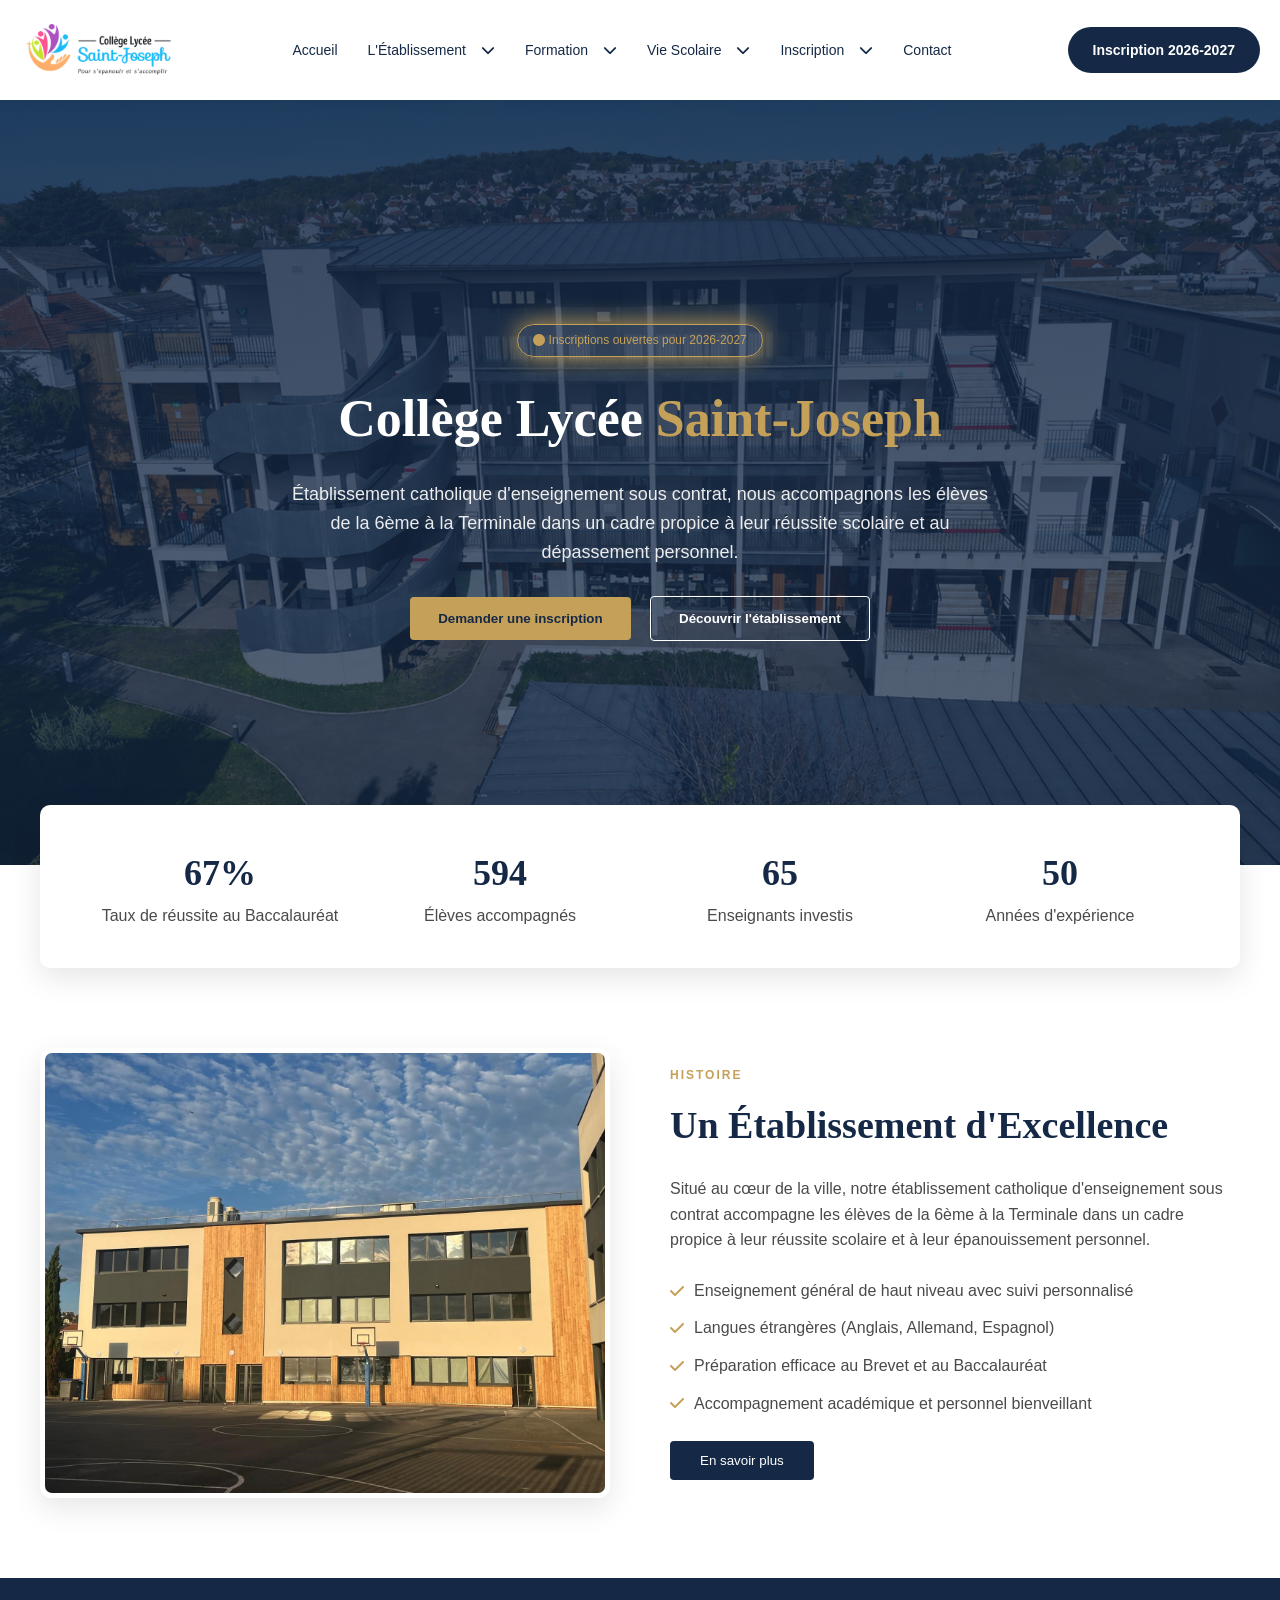
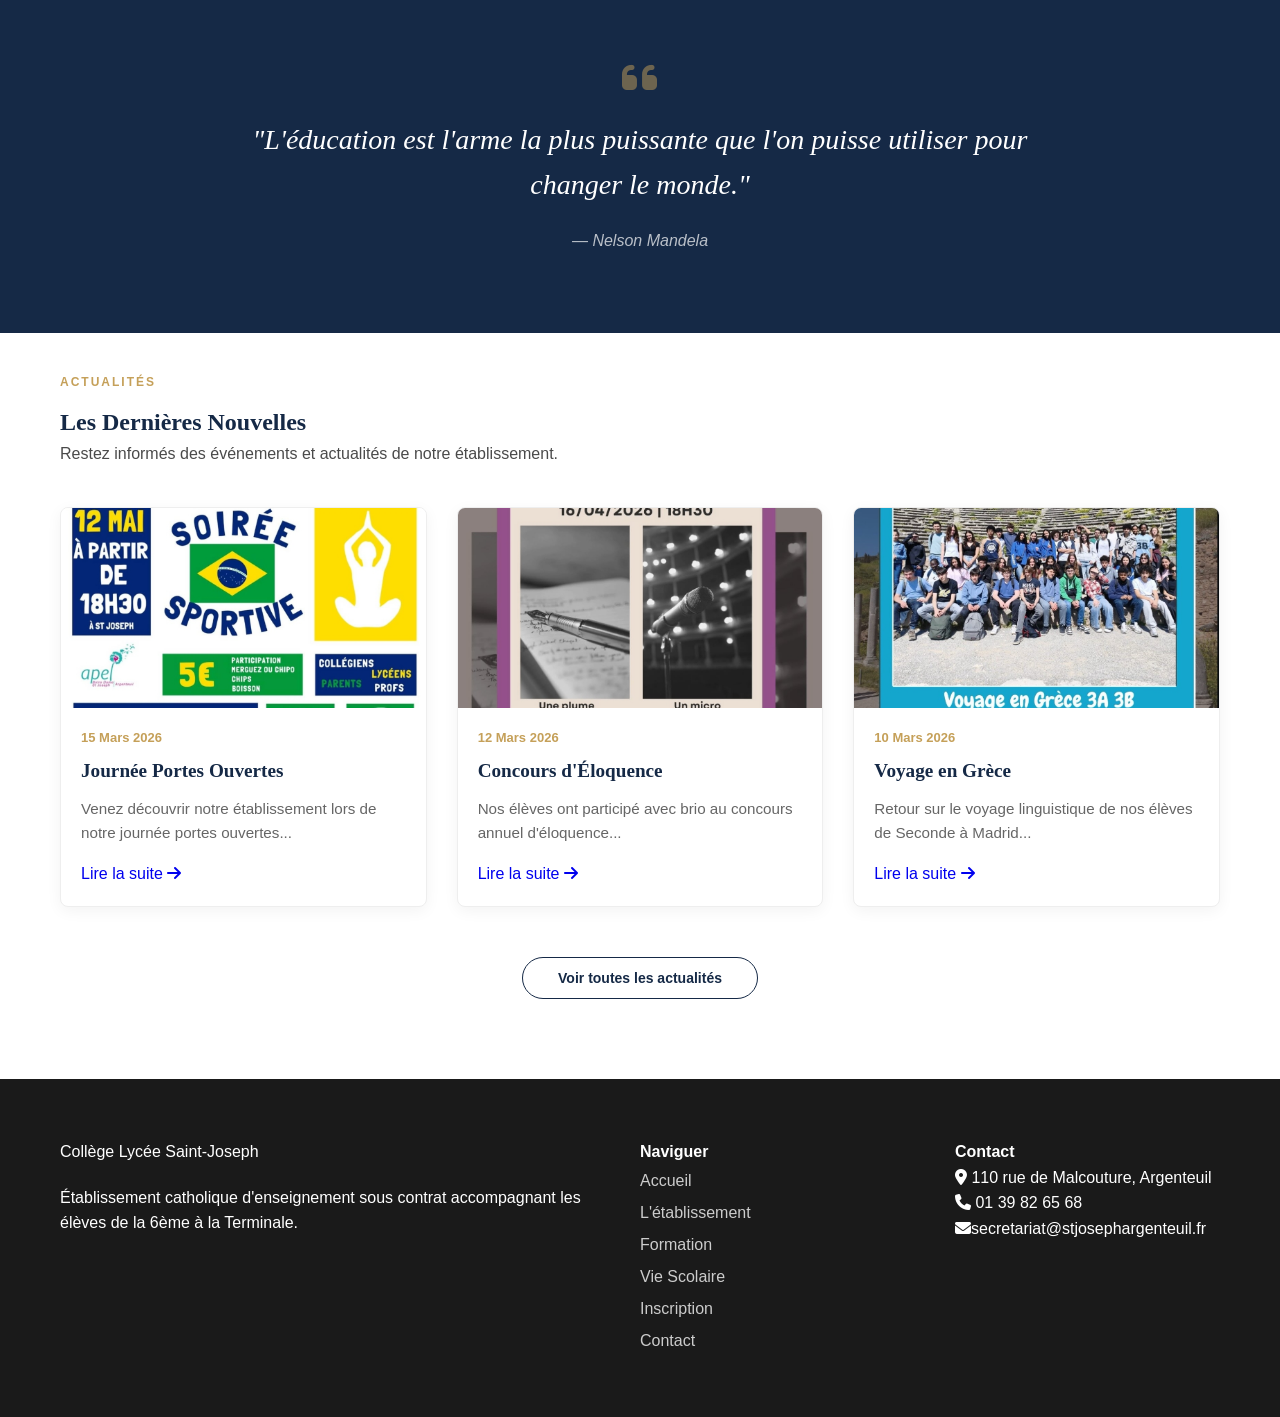
<file: index.html>
<!DOCTYPE html>
<html lang="fr">
<head>
    <meta charset="UTF-8">
    <meta name="viewport" content="width=device-width, initial-scale=1.0">
    <title>Collège & Lycée Saint-Joseph à Argenteuil – Enseignement privé</title>
    <link rel="stylesheet" href="styles.css">
    <link rel="stylesheet" href="https://cdnjs.cloudflare.com/ajax/libs/font-awesome/6.4.0/css/all.min.css">
</head>
<body>

    <!-- Barre de Navigation -->
<header>
    <nav class="container">
        <div class="logo">
            <img src="images/Logo_saint_joseph.png" alt="Logo" class="logo-img">
        </div>

        <ul class="nav-menu">
            <li><a href="#" class="active">Accueil</a></li>

            <li class="has-dropdown">
                <a href="#">L'Établissement <i class="fas fa-chevron-down"></i></a>
                <ul class="dropdown">
                    <li><a href="#">La Pastorale</a></li>
                    <li><a href="#">Projet Éloquence</a></li>
                    <li><a href="#">Recrutement</a></li>
                    <li><a href="#">Foire aux Questions (FAQ)</a></li>
                </ul>
            </li>

            <li class="has-dropdown">
                <a href="#">Formation <i class="fas fa-chevron-down"></i></a>
                <ul class="dropdown">
                    <li><a href="#">Collège (Entrée en 6ème)</a></li>
                    <li><a href="#">Lycée (Entrée en 2nde)</a></li>
                    <li><a href="#">Ouverture Internationale</a></li>
                    <li><a href="#">Arts à Saint Joseph</a></li>
                </ul>
            </li>

            <li class="has-dropdown">
                <a href="#">Vie Scolaire <i class="fas fa-chevron-down"></i></a>
                <ul class="dropdown">
                    <li><a href="#">Menus Self (Convivio)</a></li>
                    <li><a href="#">Stages en Entreprise</a></li>
                    <li><a href="#">PAI / Santé</a></li>
                    <li><a href="#">Saint Joseph Actualités</a></li>
                </ul>
            </li>

            <li class="has-dropdown">
                <a href="#">Inscription <i class="fas fa-chevron-down"></i></a>
                <ul class="dropdown">
                    <li><a href="#">Modalités d'inscription</a></li>
                    <li><a href="#">Forum - Inscription</a></li>
                </ul>
            </li>

            <li><a href="#">Contact</a></li>
        </ul>

        <a href="#" class="nav-btn">Inscription 2026-2027</a>

    <div class="burger">
        <span></span>
        <span></span>
        <span></span>
    </div>
    </nav>
</header>

    <!-- Section Hero -->
    <section class="hero">
    <img src="images/image_stjoseph.png" class="hero-img">
    <div class="hero-overlay"></div>       
     <div class="hero-content container">
            <div class="hero-tag"><i class="fas fa-circle"></i> Inscriptions ouvertes pour 2026-2027</div>
            <h1>Collège Lycée <span>Saint-Joseph</span></h1>
            <p>Établissement catholique d'enseignement sous contrat, nous accompagnons les élèves de la 6ème à la Terminale dans un cadre propice à leur réussite scolaire et au dépassement personnel.</p>
            <div class="hero-actions">
                <button class="btn btn-gold">Demander une inscription</button>
                <button class="btn btn-outline">Découvrir l'établissement</button>
            </div>
        </div>
    </section>

    <!-- Section Chiffres Clés -->
<section class="stats container">
    <div class="stat-card">
        <h2 class="counter" data-target="98">1<span>%</span></h2>
        <p>Taux de réussite au Baccalauréat</p>
    </div>
    <div class="stat-card">
        <h2 class="counter" data-target="850">0</h2>
        <p>Élèves accompagnés</p>
    </div>
    <div class="stat-card">
        <h2 class="counter" data-target="65">0</h2>
        <p>Enseignants investis</p>
    </div>
    <div class="stat-card">
        <h2 class="counter" data-target="50">0</h2>
        <p>Années d'expérience</p>
    </div>
</section>

    <!-- Section Présentation -->
    <section class="presentation container">
        <div class="pres-img">
            <img src="images/lycee_stjo.jpg" alt="Cours de l'école">
        </div>
        <div class="pres-text">
            <span class="section-label">HISTOIRE</span>
            <h2>Un Établissement d'Excellence</h2>
            <p>Situé au cœur de la ville, notre établissement catholique d'enseignement sous contrat accompagne les élèves de la 6ème à la Terminale dans un cadre propice à leur réussite scolaire et à leur épanouissement personnel.</p>
            <ul class="check-list">
                <li><i class="fas fa-check"></i> Enseignement général de haut niveau avec suivi personnalisé</li>
                <li><i class="fas fa-check"></i> Langues étrangères (Anglais, Allemand, Espagnol)</li>
                <li><i class="fas fa-check"></i> Préparation efficace au Brevet et au Baccalauréat</li>
                <li><i class="fas fa-check"></i> Accompagnement académique et personnel bienveillant</li>
            </ul>
            <button class="btn-dark">En savoir plus</button>
        </div>
    </section>

    <!-- Section Citation -->
    <section class="quote-section">
        <div class="container">
            <i class="fas fa-quote-left quote-icon"></i>
            <blockquote>
                "L'éducation est l'arme la plus puissante que l'on puisse utiliser pour changer le monde."
                <cite>— Nelson Mandela</cite>
            </blockquote>
        </div>
    </section>

    <!-- Section Actualités -->
    <section class="news container">
        <span class="section-label centered">ACTUALITÉS</span>
        <h2 class="centered-title">Les Dernières Nouvelles</h2>
        <p class="centered-sub">Restez informés des événements et actualités de notre établissement.</p>
        
        <div class="news-grid">
            <div class="news-card">
                <img src="images/actu1_stjo.jpeg" alt="News 1">
                <div class="news-body">
                    <span class="news-date">15 Mars 2026</span>
                    <h3>Journée Portes Ouvertes</h3>
                    <p>Venez découvrir notre établissement lors de notre journée portes ouvertes...</p>
                    <a href="#" class="read-more">Lire la suite <i class="fas fa-arrow-right"></i></a>
                </div>
            </div>
            <div class="news-card">
                <img src="images/actu2_stjo.jpeg" alt="News 2">
                <div class="news-body">
                    <span class="news-date">12 Mars 2026</span>
                    <h3>Concours d'Éloquence</h3>
                    <p>Nos élèves ont participé avec brio au concours annuel d'éloquence...</p>
                    <a href="#" class="read-more">Lire la suite <i class="fas fa-arrow-right"></i></a>
                </div>
            </div>
            <div class="news-card">
                <img src="images/actu3_stjo.jpeg" alt="News 3">
                <div class="news-body">
                    <span class="news-date">10 Mars 2026</span>
                    <h3>Voyage en Grèce</h3>
                    <p>Retour sur le voyage linguistique de nos élèves de Seconde à Madrid...</p>
                    <a href="#" class="read-more">Lire la suite <i class="fas fa-arrow-right"></i></a>
                </div>
            </div>
        </div>
        <div class="center-btn">
            <button class="btn-outline-dark">Voir toutes les actualités</button>
        </div>
    </section>

    <!-- Footer -->
    <footer class="main-footer">
        <div class="container footer-grid">
            <div class="footer-about">
                <div class="logo-light">Collège Lycée Saint-Joseph</div>
                <p>Établissement catholique d'enseignement sous contrat accompagnant les élèves de la 6ème à la Terminale.</p>
            </div>
            <div class="footer-links">
                <h4>Naviguer</h4>
                <ul>
                    <li><a href="#">Accueil</a></li>
                    <li><a href="#">L'établissement</a></li>
                    <li><a href="#">Formation</a></li>
                    <li><a href="#">Vie Scolaire</a></li>
                    <li><a href="#">Inscription</a></li>
                    <li><a href="#">Contact</a></li>

                </ul>
            </div>
            <div class="footer-contact">
                <h4>Contact</h4>
                <p><i class="fas fa-map-marker-alt"></i> 110 rue de Malcouture, Argenteuil</p>
                <p><i class="fas fa-phone"></i> 01 39 82 65 68</p>
                <p><i class="fas fa-envelope"></i>secretariat@stjosephargenteuil.fr</p>
            </div>
        </div>
    </footer>
<script src="script.js"></script>
</body>
</html>
</file>
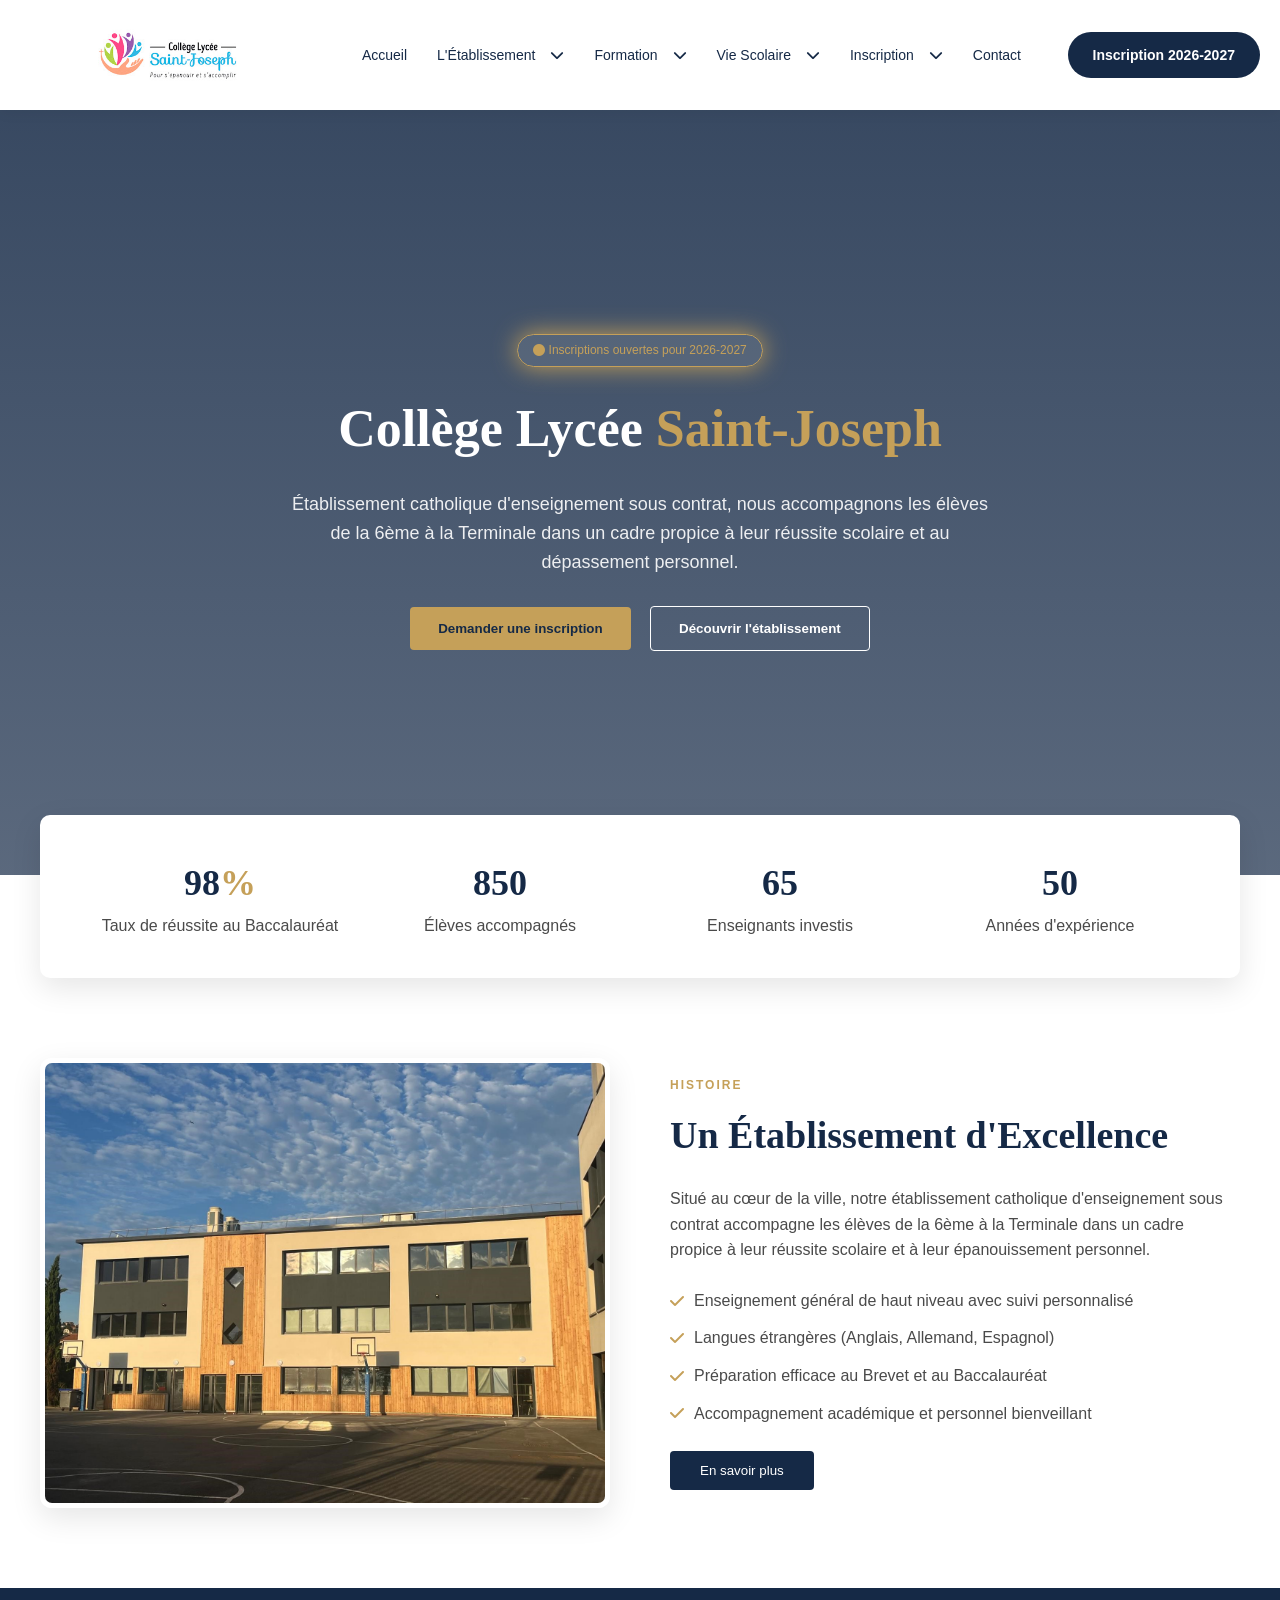
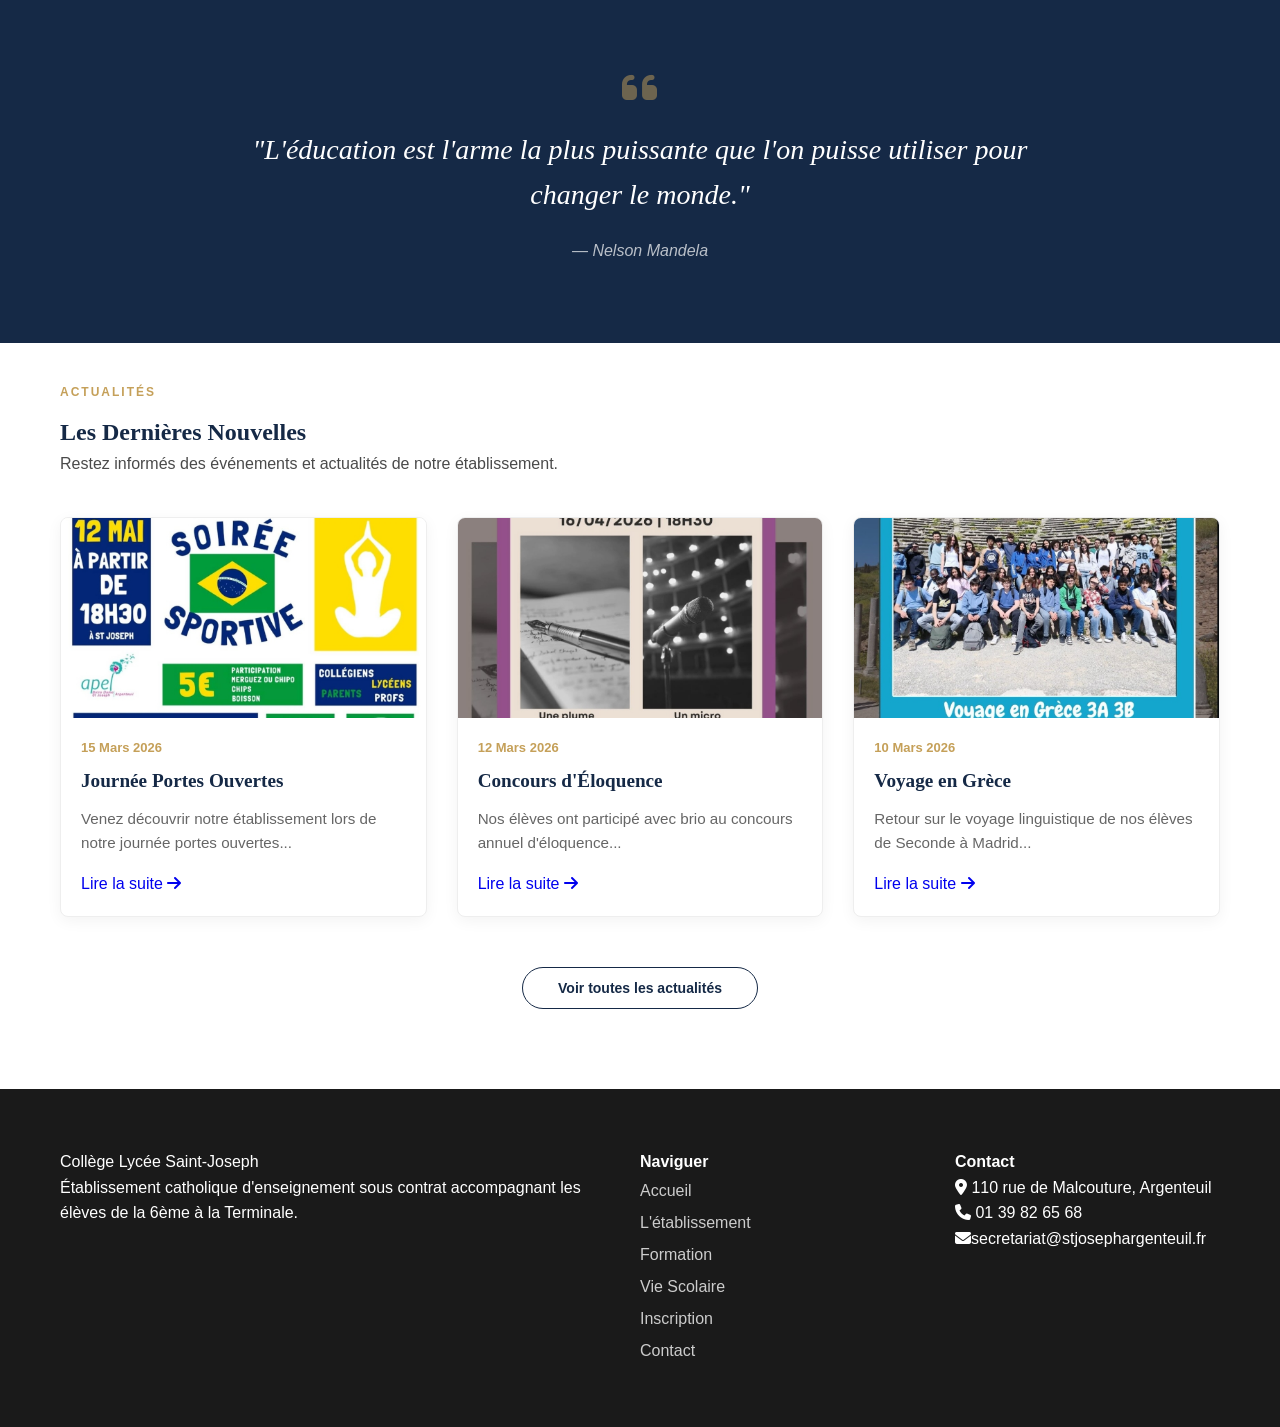
<file: accueil.html>
<!DOCTYPE html>
<html lang="fr">
<head>
    <meta charset="UTF-8">
    <meta name="viewport" content="width=device-width, initial-scale=1.0">
    <title>École d'Excellence - Site Officiel</title>
    <link rel="stylesheet" href="styles.css">
    <link rel="stylesheet" href="https://cdnjs.cloudflare.com/ajax/libs/font-awesome/6.4.0/css/all.min.css">
</head>
<body>

    <!-- Barre de Navigation -->
<header>
    <nav class="container">
        <div class="logo">
            <img src="images/logo_stjo.jpg" alt="Logo" class="logo-img">
        </div>

        <ul class="nav-menu">
            <li><a href="#" class="active">Accueil</a></li>

            <li class="has-dropdown">
                <a href="#">L'Établissement <i class="fas fa-chevron-down"></i></a>
                <ul class="dropdown">
                    <li><a href="#">La Pastorale</a></li>
                    <li><a href="#">Projet Éloquence</a></li>
                    <li><a href="#">Recrutement</a></li>
                    <li><a href="#">Foire aux Questions (FAQ)</a></li>
                </ul>
            </li>

            <li class="has-dropdown">
                <a href="#">Formation <i class="fas fa-chevron-down"></i></a>
                <ul class="dropdown">
                    <li><a href="#">Collège (Entrée en 6ème)</a></li>
                    <li><a href="#">Lycée (Entrée en 2nde)</a></li>
                    <li><a href="#">Ouverture Internationale</a></li>
                    <li><a href="#">Arts à Saint Joseph</a></li>
                </ul>
            </li>

            <li class="has-dropdown">
                <a href="#">Vie Scolaire <i class="fas fa-chevron-down"></i></a>
                <ul class="dropdown">
                    <li><a href="#">Menus Self (Convivio)</a></li>
                    <li><a href="#">Stages en Entreprise</a></li>
                    <li><a href="#">PAI / Santé</a></li>
                    <li><a href="#">Saint Joseph Actualités</a></li>
                </ul>
            </li>

            <li class="has-dropdown">
                <a href="#">Inscription <i class="fas fa-chevron-down"></i></a>
                <ul class="dropdown">
                    <li><a href="#">Modalités d'inscription</a></li>
                    <li><a href="#">Forum - Inscription</a></li>
                </ul>
            </li>

            <li><a href="#">Contact</a></li>
        </ul>

        <a href="#" class="nav-btn">Inscription 2026-2027</a>
    </nav>
</header>

    <!-- Section Hero -->
    <section class="hero">
        <div class="hero-overlay"></div>
        <div class="hero-content container">
            <div class="hero-tag"><i class="fas fa-circle"></i> Inscriptions ouvertes pour 2026-2027</div>
            <h1>Collège Lycée <span>Saint-Joseph</span></h1>
            <p>Établissement catholique d'enseignement sous contrat, nous accompagnons les élèves de la 6ème à la Terminale dans un cadre propice à leur réussite scolaire et au dépassement personnel.</p>
            <div class="hero-actions">
                <button class="btn btn-gold">Demander une inscription</button>
                <button class="btn btn-outline">Découvrir l'établissement</button>
            </div>
        </div>
    </section>

    <!-- Section Chiffres Clés -->
    <section class="stats container">
        <div class="stat-card">
            <h2>98<span>%</span></h2>
            <p>Taux de réussite au Baccalauréat</p>
        </div>
        <div class="stat-card">
            <h2>850</h2>
            <p>Élèves accompagnés</p>
        </div>
        <div class="stat-card">
            <h2>65</h2>
            <p>Enseignants investis</p>
        </div>
        <div class="stat-card">
            <h2>50</h2>
            <p>Années d'expérience</p>
        </div>
    </section>

    <!-- Section Présentation -->
    <section class="presentation container">
        <div class="pres-img">
            <img src="images/lycee_stjo.jpg" alt="Cours de l'école">
        </div>
        <div class="pres-text">
            <span class="section-label">HISTOIRE</span>
            <h2>Un Établissement d'Excellence</h2>
            <p>Situé au cœur de la ville, notre établissement catholique d'enseignement sous contrat accompagne les élèves de la 6ème à la Terminale dans un cadre propice à leur réussite scolaire et à leur épanouissement personnel.</p>
            <ul class="check-list">
                <li><i class="fas fa-check"></i> Enseignement général de haut niveau avec suivi personnalisé</li>
                <li><i class="fas fa-check"></i> Langues étrangères (Anglais, Allemand, Espagnol)</li>
                <li><i class="fas fa-check"></i> Préparation efficace au Brevet et au Baccalauréat</li>
                <li><i class="fas fa-check"></i> Accompagnement académique et personnel bienveillant</li>
            </ul>
            <button class="btn-dark">En savoir plus</button>
        </div>
    </section>

    <!-- Section Citation -->
    <section class="quote-section">
        <div class="container">
            <i class="fas fa-quote-left quote-icon"></i>
            <blockquote>
                "L'éducation est l'arme la plus puissante que l'on puisse utiliser pour changer le monde."
                <cite>— Nelson Mandela</cite>
            </blockquote>
        </div>
    </section>

    <!-- Section Actualités -->
    <section class="news container">
        <span class="section-label centered">ACTUALITÉS</span>
        <h2 class="centered-title">Les Dernières Nouvelles</h2>
        <p class="centered-sub">Restez informés des événements et actualités de notre établissement.</p>
        
        <div class="news-grid">
            <div class="news-card">
                <img src="images/actu1_stjo.jpeg" alt="News 1">
                <div class="news-body">
                    <span class="news-date">15 Mars 2026</span>
                    <h3>Journée Portes Ouvertes</h3>
                    <p>Venez découvrir notre établissement lors de notre journée portes ouvertes...</p>
                    <a href="#" class="read-more">Lire la suite <i class="fas fa-arrow-right"></i></a>
                </div>
            </div>
            <div class="news-card">
                <img src="images/actu2_stjo.jpeg" alt="News 2">
                <div class="news-body">
                    <span class="news-date">12 Mars 2026</span>
                    <h3>Concours d'Éloquence</h3>
                    <p>Nos élèves ont participé avec brio au concours annuel d'éloquence...</p>
                    <a href="#" class="read-more">Lire la suite <i class="fas fa-arrow-right"></i></a>
                </div>
            </div>
            <div class="news-card">
                <img src="images/actu3_stjo.jpeg" alt="News 3">
                <div class="news-body">
                    <span class="news-date">10 Mars 2026</span>
                    <h3>Voyage en Grèce</h3>
                    <p>Retour sur le voyage linguistique de nos élèves de Seconde à Madrid...</p>
                    <a href="#" class="read-more">Lire la suite <i class="fas fa-arrow-right"></i></a>
                </div>
            </div>
        </div>
        <div class="center-btn">
            <button class="btn-outline-dark">Voir toutes les actualités</button>
        </div>
    </section>

    <!-- Footer -->
    <footer class="main-footer">
        <div class="container footer-grid">
            <div class="footer-about">
                <div class="logo light">Collège Lycée Saint-Joseph</div>
                <p>Établissement catholique d'enseignement sous contrat accompagnant les élèves de la 6ème à la Terminale.</p>
            </div>
            <div class="footer-links">
                <h4>Naviguer</h4>
                <ul>
                    <li><a href="#">Accueil</a></li>
                    <li><a href="#">L'établissement</a></li>
                    <li><a href="#">Formation</a></li>
                    <li><a href="#">Vie Scolaire</a></li>
                    <li><a href="#">Inscription</a></li>
                    <li><a href="#">Contact</a></li>

                </ul>
            </div>
            <div class="footer-contact">
                <h4>Contact</h4>
                <p><i class="fas fa-map-marker-alt"></i> 110 rue de Malcouture, Argenteuil</p>
                <p><i class="fas fa-phone"></i> 01 39 82 65 68</p>
                <p><i class="fas fa-envelope"></i>secretariat@stjosephargenteuil.fr</p>
            </div>
        </div>
    </footer>

</body>
</html>
</file>
<file: styles.css>
/* Variables de couleurs basées sur l'image A4 - 1.jpg */
:root {
    --navy: #152946;
    --gold: #c5a059;
    --light-gold: #fdf8ef;
    --text: #4a4a4a;
    --white: #ffffff;
    --gray-bg: #f9f9f9;
}

* { margin: 0; padding: 0; box-sizing: border-box; }

body {
    font-family: 'Inter', sans-serif;
    color: var(--text);
    line-height: 1.6;
}

h1, h2, h3, blockquote {
    font-family: 'Playfair Display', serif;
    color: var(--navy);

}

.container {
    max-width: 1200px;
    margin: 0 auto;
    padding: 0 20px;
}

/* Header */
header {
    background: #ffffff;
    padding: 15px 0;
    position: sticky;
    top: 0;
    z-index: 1000;
    box-shadow: 0 2px 15px rgba(0,0,0,0.05);
}

header .container {
    max-width: 1300px;
    margin: 0 auto;
    display: flex;
    justify-content: space-between;
    align-items: center;
    gap: 30px;
    padding: 10px 20px;
}

nav { display: flex; justify-content: space-between; align-items: center; width: 100%; }

.logo {
    display: flex;
    align-items: center;
    margin-bottom: 0;
}

/* L'image du logo proprement dite */
.logo-img {
    height: 60px;       
    width: auto;       
    object-fit: contain;
    max-width: 100%;
 
}

.nav-menu { display: flex; list-style: none; gap: 30px; margin: 0 auto; padding: 0; }
.nav-menu a { text-decoration: none; color: var(--navy); font-size: 14px; font-weight: 500; display: flex; align-items: center; gap: 15px;}

.nav-btn {
background: var(--navy);
    color: white;
    padding: 12px 25px;
    border-radius: 50px;
    text-decoration: none;
    font-size: 14px;
    font-weight: 600;
    transition: all 0.3s ease;
    white-space: nowrap;
}

.dropdown {
    position: absolute;
    top: calc(100% - 5px);    left: 0;
    background: #ffffff;
    min-width: 240px; 
    list-style: none;
    padding: 10px 0;
    box-shadow: 0 10px 25px rgba(0,0,0,0.1);
    border-top: 3px solid #c5a059;
    opacity: 0;
    visibility: hidden;
    transform: translateY(10px);
    transition: all 0.3s ease;
    z-index: 1000;
}

.has-dropdown::after {
    content: '';
    position: absolute;
    bottom: 0;
    left: 0;
    width: 100%;
    height: 15px; 
    background: transparent;
}

.has-dropdown:hover .dropdown {
    opacity: 1;
    visibility: visible;
    transform: translateY(0);
}

.dropdown li a {
    padding: 12px 20px;
    font-size: 14px;
    color: #152946;
    text-decoration: none;
    display: block;
    transition: background 0.2s;
    border-bottom: 1px solid #f0f0f0;
}

.dropdown li:last-child a { border-bottom: none; }

.dropdown li a:hover {
    background-color: #fdf8ef;
    color: #c5a059;
    padding-left: 25px; 
}


.nav-menu > li {
    position: relative;
    padding-bottom: 0;
    display: flex;
    align-items: center;
    height: 100%;
}

.burger {
    display: none;
    flex-direction: column;
    gap: 5px;
    cursor: pointer;
}

.burger span {
    width: 25px;
    height: 3px;
    background: var(--navy);
    transition: 0.3s;
}

/* ANIMATION CROIX */
.burger.active span:nth-child(1) {
    transform: rotate(45deg) translate(5px, 5px);
}

.burger.active span:nth-child(2) {
    opacity: 0;
}

.burger.active span:nth-child(3) {
    transform: rotate(-45deg) translate(6px, -6px);
}

/* Hero */
.hero {
    height: 85vh;
    position: relative;
    display: flex;
    align-items: center;
    color: white;
    text-align: center;
}

.hero-overlay {
    position: absolute;
    top: 0; left: 0; width: 100%; height: 100%;
    background: linear-gradient(rgba(21, 41, 70, 0.85), rgba(21, 41, 70, 0.7));
}

.hero-content { position: relative; z-index: 2; }

.hero-tag {
    background: rgba(255,255,255,0.1);
    display: inline-block;
    padding: 6px 15px;
    border-radius: 20px;
    font-size: 12px;
    border: 1px solid var(--gold);
    color: var(--gold);
    margin-bottom: 20px;
    box-shadow: 0 0 25px #c5a059;

}

.hero-img {
    position: absolute;
    top: 0;
    left: 0;
    width: 100%;
    height: 100%;

    object-fit: cover;
    z-index: 0;
}

.hero h1 { font-size: 52px; color: white; margin-bottom: 20px; }
.hero h1 span { color: var(--gold); }
.hero p { max-width: 700px; margin: 0 auto 30px; font-size: 18px; opacity: 0.9; }

.btn { padding: 14px 28px; border-radius: 4px; border: none; font-weight: bold; cursor: pointer; transition: 0.3s; }
.btn-gold { background: var(--gold); color: var(--navy); margin-right: 15px; }
.btn-gold:hover {  background: #a97d16;  color: var(--navy);}
.btn-outline { background: transparent; border: 1px solid white; color: white; }
.btn-outline:hover {  background: white;  color: var(--navy);}
/* Stats (Flottantes) */
.stats {
    display: grid;
    grid-template-columns: repeat(4, 1fr);
    background: white;
    padding: 40px;
    border-radius: 10px;
    box-shadow: 0 10px 30px rgba(0,0,0,0.1);
    margin-top: -60px;
    position: relative;
    z-index: 5;
    text-align: center;
}

.stat-card h2 { font-size: 36px; color: var(--navy); }
.stat-card h2 span { color: var(--gold); }

/* Presentation */
.pres-img {
    width: 100%;
    height: 450px; 
    border-radius: 12px;
    overflow: hidden; 
    border: 5px solid #ffffff; 
    box-shadow: 0 10px 30px rgba(0,0,0,0.1);
}

.pres-img img {
    width: 100%;    
    height: 100%;   
    object-fit: cover; 
    display: block;
}

.presentation {
    display: grid;
    grid-template-columns: 1fr 1fr; /* Deux colonnes égales */
    gap: 60px;
    align-items: center;
    padding: 80px 0;
}
.section-label { color: var(--gold); font-weight: bold; font-size: 12px; letter-spacing: 2px; display: block; margin-bottom: 10px; }
.pres-text h2 { font-size: 38px; margin-bottom: 20px; }
.check-list { list-style: none; margin: 25px 0; }
.check-list li { margin-bottom: 12px; display: flex; align-items: center; gap: 10px; }
.check-list i { color: var(--gold); }

.btn-dark { background: var(--navy); color: white; padding: 12px 30px; border: none; border-radius: 4px; cursor: pointer; }

/* Quote */
.quote-section { background: var(--navy); color: white; text-align: center; padding: 80px 0; position: relative; margin-bottom: 40px;}
.quote-icon { font-size: 40px; color: var(--gold); margin-bottom: 20px; opacity: 0.5; }
blockquote { font-size: 28px; font-style: italic; color: white; max-width: 800px; margin: 0 auto; }
cite { display: block; margin-top: 20px; font-size: 16px; font-family: 'Inter', sans-serif; opacity: 0.7; }

.news-grid {
    display: grid;
    grid-template-columns: repeat(3, 1fr);
    gap: 30px;
    margin-top: 40px;
}

.news-card {
    background: #ffffff;
    border-radius: 8px;
    overflow: hidden;
    box-shadow: 0 4px 15px rgba(0,0,0,0.05);
    border: 1px solid #eee;
    transition: transform 0.3s ease;
    
}

.news-card:hover {
    transform: translateY(-5px);
}

.news-card img {
    width: 100%;        
    height: 200px;      
    object-fit: cover;  
    display: block;
}

.news-body {
    padding: 20px;
}

.news-date {
    color: var(--gold);
    font-size: 13px;
    font-weight: bold;
    display: block;
    margin-bottom: 8px;
}

.news-card h3 {
    font-size: 1.2rem;
    margin-bottom: 10px;
    color: var(--navy);
}

.news-card p {
    font-size: 0.95rem;
    color: #666;
    margin-bottom: 15px;
}

.read-more {   text-decoration: none;}

.center-btn {
    text-align: center;
    margin-top: 50px;
    margin-bottom: 80px;
}

.btn-outline-dark {
    background-color: transparent; 
    color: #152946;              
    border: 1.5px solid #152946; 
    padding: 12px 35px;           
    border-radius: 30px;          
    font-size: 14px;
    font-weight: 600;             
    text-transform: none;       
    cursor: pointer;
    transition: all 0.3s ease;    
    font-family: 'Inter', sans-serif;
}

/* Effet au survol (Hover) */
.btn-outline-dark:hover {
    background-color: #152946;    
    color: #ffffff;           
    transform: translateY(-2px);
    box-shadow: 0 5px 15px rgba(21, 41, 70, 0.2);
}

/* Effet au clic (Active) */
.btn-outline-dark:active {
    transform: translateY(0);     
}

.logo-light{
    margin-bottom: 20px;
}

/* Footer */
footer { background: #1a1a1a; color: white; padding: 60px 0; margin-top: 50px; }
.footer-grid { display: grid; grid-template-columns: 2fr 1fr 1fr; gap: 50px; }
.footer-about h3 { color: var(--white); margin-bottom: 20px; }
.footer-links ul { list-style: none; }
.footer-links a { color: #ccc; text-decoration: none; line-height: 2; }


@media (max-width: 1260px) {
    .burger {
        display: flex;
        z-index: 2001;
    }

    .nav-btn {
        display: none;
    }

    .nav-menu {
position: fixed;
        top: 0;
        right: -100%;
        width: 70%;
        height: 100vh;
        background: white;
        display: flex;
        flex-direction: column;
        justify-content: flex-start; /* Aligne en haut au lieu d'étirer */
        padding: 100px 30px; /* Espace pour le bouton burger en haut */
        gap: 10px; /* Espace réduit entre les catégories */
        box-shadow: -10px 0 30px rgba(0,0,0,0.1);
        transition: right 0.3s ease;
        z-index: 2000;
        overflow-y: auto; /* Permet de scroller si le menu est long */
    }

    .nav-menu.active {
        right: 0;
    }

    .nav-menu li {
width: 100%;
        margin-bottom: 0; /* On gère l'espace via le gap du parent */
        display: block;
    }

    .nav-menu li a {
        padding: 15px 0;
        width: 100%;
        justify-content: space-between; /* Place la flèche à droite */
        border-bottom: 1px solid #f0f0f0;
    }

    .has-dropdown {
        position: relative;
    }

    .dropdown {
max-height: 0;
        overflow: hidden;
        position: static;
        opacity: 1;
        visibility: visible;
        box-shadow: none;
        border-top: none;
        transform: none;
        padding-left: 20px;
        transition: max-height 0.4s ease-out; 
    }
    
.presentation.container {
        padding-left: 20px;
        padding-right: 20px;
        /* Optionnel : tu peux aussi ajuster l'espace entre l'image et le texte si besoin */
        gap: 40px; 
    }
    
    .logo-img {
        height: 50px;
    }

    .has-dropdown.open .dropdown {
max-height: 500px; /* Assez grand pour contenir les liens */
        padding-top: 10px;
        padding-bottom: 10px;    }

    .has-dropdown i {
        pointer-events: none;
    }
}


@media (max-width: 1024px) {

    .hero h1 {
        font-size: 42px;
    }

    .presentation {
        gap: 40px;
        grid-template-columns: 1fr;

    }

    .stats {
        grid-template-columns: repeat(2, 1fr);
        padding: 30px;
    }

    .news-grid {
        grid-template-columns: repeat(2, 1fr);
    }

    .logo-img {
        height: 45px;
    }

    .footer-grid {
        grid-template-columns: 1fr 1fr;
        gap: 30px;
    }
}

@media (max-width: 768px) {

    .hero {
        height: auto;
        padding: 100px 20px 80px;
    }

    .hero h1 {
        font-size: 30px;
        line-height: 1.3;
    }

    .hero p {
        font-size: 16px;
    }

    .btn {
        display: block;
        width: 100%;
        margin: 10px 0;
    }

    .stats {
        grid-template-columns: 1fr;
        margin-top: -40px;
        padding: 25px;
    }

    .stat-card h2 {
        font-size: 28px;
    }

    .presentation {
        grid-template-columns: 1fr;
        gap: 30px;
        padding: 60px 0;
    }

    .pres-img {
        height: 300px;
    }

    .logo-img {
        height: 40px;
    }

    .pres-text h2 {
        font-size: 28px;
    }

    blockquote {
        font-size: 20px;
        padding: 0 10px;
    }

    .news-grid {
        grid-template-columns: 1fr;
    }

    .footer-grid {
        grid-template-columns: 1fr;
        text-align: center;
    }
}

@media (max-width: 480px) {

    .hero h1 {
        font-size: 26px;
    }

    .hero-tag {
        font-size: 10px;
    }

    .btn {
        padding: 12px;
        font-size: 14px;
    }

    .stat-card h2 {
        font-size: 24px;
    }

    .logo-img {
        height: 35px;
    }

    .news-card img {
        height: 180px;
    }
}
</file>
